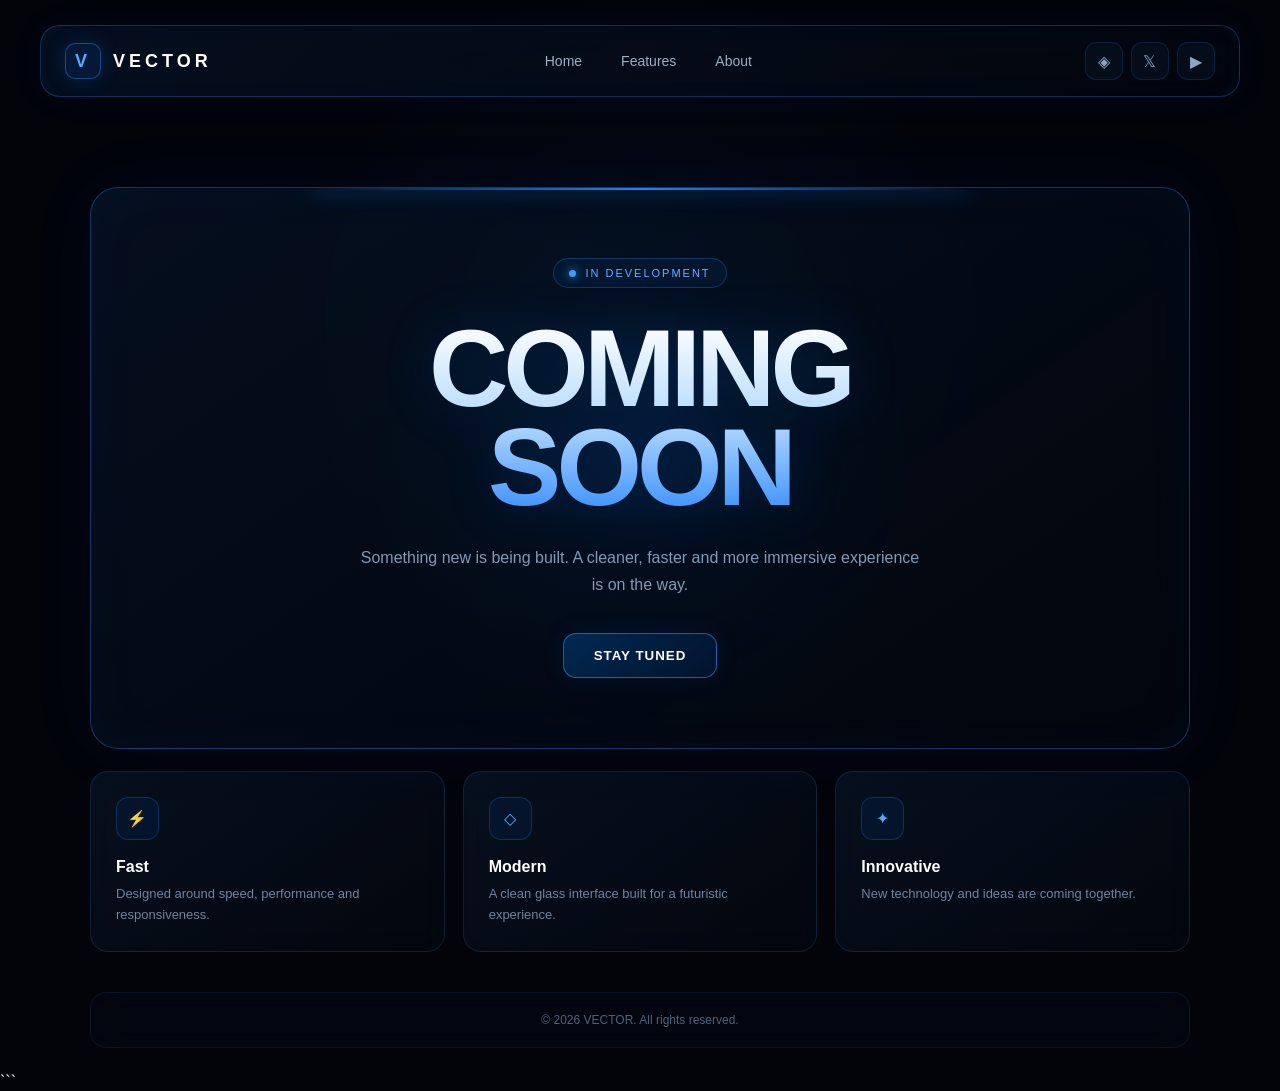
<file: index.html>
<!DOCTYPE html>
<html lang="en">
<head>
    <meta charset="UTF-8">
    <meta name="viewport" content="width=device-width, initial-scale=1.0">

    <title>Coming Soon</title>

    <link rel="stylesheet" href="style.css">
</head>

<body>

    <!-- Interactive background -->
    <canvas id="particles"></canvas>

    <!-- Mouse glow -->
    <div class="mouse-glow"></div>


    <!-- NAVBAR -->
    <nav class="navbar">

        <div class="logo">
            <div class="logo-icon">V</div>
            <span>VECTOR</span>
        </div>

        <div class="nav-links">
            <a href="#">Home</a>
            <a href="#features">Features</a>
            <a href="#about">About</a>
        </div>

        <div class="socials">
            <a href="#">◈</a>
            <a href="#">𝕏</a>
            <a href="#">▶</a>
        </div>

    </nav>


    <!-- MAIN -->
    <main>

        <section class="hero">

            <div class="hero-content">

                <div class="status">
                    <span></span>
                    IN DEVELOPMENT
                </div>

                <h1>
                    COMING<br>
                    <span>SOON</span>
                </h1>

                <p>
                    Something new is being built.
                    A cleaner, faster and more immersive
                    experience is on the way.
                </p>

                <button class="main-button">
                    STAY TUNED
                </button>

            </div>

        </section>


        <!-- FEATURES -->
        <section class="features" id="features">

            <div class="card">

                <div class="card-icon">⚡</div>

                <h3>Fast</h3>

                <p>
                    Designed around speed,
                    performance and responsiveness.
                </p>

            </div>


            <div class="card">

                <div class="card-icon">◇</div>

                <h3>Modern</h3>

                <p>
                    A clean glass interface
                    built for a futuristic experience.
                </p>

            </div>


            <div class="card">

                <div class="card-icon">✦</div>

                <h3>Innovative</h3>

                <p>
                    New technology and ideas
                    are coming together.
                </p>

            </div>

        </section>

    </main>


    <!-- FOOTER -->
    <footer>
        © 2026 VECTOR. All rights reserved.
    </footer>


    <script src="script.js"></script>

</body>
</html>
```
</file>
<file: style.css>
/* =====================================
   RESET
===================================== */

* {
    margin: 0;
    padding: 0;
    box-sizing: border-box;
}

html {
    scroll-behavior: smooth;
}

body {
    min-height: 100vh;

    background:
        radial-gradient(
            circle at 50% 30%,
            rgba(0, 70, 160, 0.08),
            transparent 35%
        ),
        #02040a;

    color: white;

    font-family:
        Inter,
        Arial,
        Helvetica,
        sans-serif;

    overflow-x: hidden;
}


/* =====================================
   PARTICLE CANVAS
===================================== */

#particles {
    position: fixed;

    inset: 0;

    width: 100%;
    height: 100%;

    pointer-events: none;

    z-index: -3;
}


/* =====================================
   MOUSE GLOW
===================================== */

.mouse-glow {

    position: fixed;

    width: 260px;
    height: 260px;

    border-radius: 50%;

    pointer-events: none;

    z-index: -2;

    transform: translate(-50%, -50%);

    background:
        radial-gradient(
            circle,
            rgba(0, 120, 255, 0.10) 0%,
            rgba(0, 100, 255, 0.04) 35%,
            transparent 70%
        );

    filter: blur(5px);

    left: 50%;
    top: 50%;

    transition:
        left 0.08s linear,
        top 0.08s linear;
}


/* =====================================
   NAVBAR
===================================== */

.navbar {

    width: min(1200px, calc(100% - 40px));

    height: 72px;

    margin: 25px auto;

    padding: 0 24px;

    display: flex;

    align-items: center;

    justify-content: space-between;

    border-radius: 20px;

    background:
        linear-gradient(
            135deg,
            rgba(10, 25, 48, 0.55),
            rgba(2, 8, 18, 0.45)
        );

    border: 1px solid rgba(60, 150, 255, 0.25);

    backdrop-filter: blur(20px);
    -webkit-backdrop-filter: blur(20px);

    box-shadow:
        inset 0 0 30px rgba(0, 100, 255, 0.025),
        0 0 35px rgba(0, 80, 255, 0.06);
}


/* LOGO */

.logo {

    display: flex;

    align-items: center;

    gap: 12px;

    font-size: 18px;

    font-weight: 700;

    letter-spacing: 4px;
}

.logo-icon {

    width: 36px;
    height: 36px;

    display: grid;

    place-items: center;

    border-radius: 10px;

    color: #55aaff;

    background:
        rgba(0, 100, 255, 0.12);

    border: 1px solid
        rgba(60, 150, 255, 0.4);

    box-shadow:
        0 0 20px rgba(0, 120, 255, 0.2);
}


/* NAV LINKS */

.nav-links {

    display: flex;

    gap: 5px;
}

.nav-links a {

    color: #9eafc4;

    text-decoration: none;

    padding: 10px 17px;

    border-radius: 11px;

    font-size: 14px;

    transition: 0.3s;
}

.nav-links a:hover {

    color: white;

    background:
        rgba(0, 110, 255, 0.1);

    box-shadow:
        0 0 20px rgba(0, 110, 255, 0.08);
}


/* SOCIAL BUTTONS */

.socials {

    display: flex;

    gap: 8px;
}

.socials a {

    width: 38px;
    height: 38px;

    display: grid;

    place-items: center;

    color: #8fa5bd;

    text-decoration: none;

    border-radius: 11px;

    background:
        rgba(10, 25, 45, 0.4);

    border: 1px solid
        rgba(70, 140, 220, 0.16);

    transition: 0.3s;
}

.socials a:hover {

    color: white;

    transform: translateY(-2px);

    border-color:
        rgba(60, 160, 255, 0.5);

    box-shadow:
        0 0 20px rgba(0, 120, 255, 0.18);
}


/* =====================================
   MAIN
===================================== */

main {

    width: min(1100px, calc(100% - 40px));

    margin: 90px auto 40px;
}


/* =====================================
   HERO
===================================== */

.hero {

    min-height: 510px;

    display: flex;

    align-items: center;

    justify-content: center;

    text-align: center;

    padding: 70px 30px;

    position: relative;

    overflow: hidden;

    border-radius: 28px;

    background:
        linear-gradient(
            145deg,
            rgba(10, 25, 48, 0.55),
            rgba(2, 7, 15, 0.48)
        );

    border: 1px solid
        rgba(60, 150, 255, 0.32);

    backdrop-filter: blur(20px);
    -webkit-backdrop-filter: blur(20px);

    box-shadow:
        inset 0 0 60px rgba(0, 100, 255, 0.035),
        0 0 70px rgba(0, 80, 255, 0.06);
}


/* BLUE LINE */

.hero::before {

    content: "";

    position: absolute;

    top: 0;

    left: 20%;

    width: 60%;

    height: 2px;

    background:
        linear-gradient(
            90deg,
            transparent,
            #1688ff,
            transparent
        );

    box-shadow:
        0 0 20px #1688ff;
}


/* CENTER GLOW */

.hero::after {

    content: "";

    position: absolute;

    width: 600px;
    height: 600px;

    left: 50%;
    top: 50%;

    transform:
        translate(-50%, -50%);

    background:
        radial-gradient(
            circle,
            rgba(0, 100, 255, 0.055),
            transparent 65%
        );

    pointer-events: none;
}


/* HERO CONTENT */

.hero-content {

    position: relative;

    z-index: 2;
}


/* STATUS */

.status {

    display: inline-flex;

    align-items: center;

    gap: 9px;

    padding: 8px 15px;

    border-radius: 999px;

    color: #69afff;

    font-size: 11px;

    letter-spacing: 2px;

    background:
        rgba(0, 80, 160, 0.13);

    border: 1px solid
        rgba(50, 150, 255, 0.25);

    margin-bottom: 30px;
}

.status span {

    width: 7px;
    height: 7px;

    border-radius: 50%;

    background: #3c9cff;

    box-shadow:
        0 0 10px #3c9cff;

    animation: pulse 1.6s infinite;
}

@keyframes pulse {

    0%, 100% {
        opacity: 1;
        transform: scale(1);
    }

    50% {
        opacity: 0.3;
        transform: scale(0.7);
    }
}


/* =====================================
   TITLE
===================================== */

h1 {

    font-size:
        clamp(60px, 10vw, 110px);

    line-height: 0.9;

    letter-spacing: -5px;

    margin-bottom: 28px;

    background:
        linear-gradient(
            180deg,
            #ffffff,
            #b8dcff 50%,
            #398fff
        );

    -webkit-background-clip: text;

    background-clip: text;

    color: transparent;

    filter:
        drop-shadow(
            0 0 25px
            rgba(0, 120, 255, 0.18)
        );
}

h1 span {
    color: transparent;
}


/* DESCRIPTION */

.hero p {

    max-width: 560px;

    margin: auto;

    color: #8499b2;

    line-height: 1.7;

    font-size: 16px;
}


/* =====================================
   BUTTON
===================================== */

.main-button {

    margin-top: 35px;

    padding: 14px 30px;

    border-radius: 13px;

    color: white;

    font-weight: 600;

    letter-spacing: 1px;

    cursor: pointer;

    background:
        linear-gradient(
            135deg,
            rgba(0, 130, 255, 0.25),
            rgba(0, 60, 140, 0.2)
        );

    border: 1px solid
        rgba(70, 160, 255, 0.5);

    box-shadow:
        0 0 25px
        rgba(0, 110, 255, 0.1);

    transition: 0.3s;
}

.main-button:hover {

    transform: translateY(-3px);

    border-color:
        rgba(80, 170, 255, 0.8);

    box-shadow:
        0 0 35px
        rgba(0, 120, 255, 0.25);
}

.main-button:active {

    transform: scale(0.96);
}


/* =====================================
   FEATURES
===================================== */

.features {

    display: grid;

    grid-template-columns:
        repeat(3, 1fr);

    gap: 18px;

    margin-top: 22px;
}

.card {

    padding: 25px;

    border-radius: 18px;

    background:
        linear-gradient(
            145deg,
            rgba(12, 28, 50, 0.5),
            rgba(4, 10, 20, 0.4)
        );

    border: 1px solid
        rgba(70, 140, 220, 0.17);

    backdrop-filter: blur(16px);

    transition:
        transform 0.3s,
        border-color 0.3s,
        box-shadow 0.3s;
}

.card:hover {

    transform: translateY(-6px);

    border-color:
        rgba(50, 150, 255, 0.4);

    box-shadow:
        0 15px 40px
        rgba(0, 80, 255, 0.1);
}

.card-icon {

    width: 43px;
    height: 43px;

    display: grid;

    place-items: center;

    margin-bottom: 18px;

    border-radius: 12px;

    color: #55aaff;

    background:
        rgba(0, 100, 255, 0.08);

    border: 1px solid
        rgba(60, 150, 255, 0.22);
}

.card h3 {

    font-size: 16px;

    margin-bottom: 8px;
}

.card p {

    color: #71849b;

    font-size: 13px;

    line-height: 1.6;
}


/* =====================================
   FOOTER
===================================== */

footer {

    width: min(1100px, calc(100% - 40px));

    margin: 25px auto;

    padding: 20px;

    text-align: center;

    color: #506278;

    font-size: 12px;

    border-radius: 16px;

    background:
        rgba(5, 12, 23, 0.4);

    border: 1px solid
        rgba(60, 120, 200, 0.12);

    backdrop-filter: blur(15px);
}


/* =====================================
   MOBILE
===================================== */

@media (max-width: 800px) {

    .navbar {

        height: auto;

        padding: 15px;

        flex-wrap: wrap;

        gap: 15px;
    }

    .nav-links {

        order: 3;

        width: 100%;

        justify-content: center;
    }

    .hero {

        min-height: 450px;

        padding: 50px 20px;
    }

    .features {

        grid-template-columns: 1fr;
    }
}


@media (max-width: 500px) {

    .nav-links {

        display: none;
    }

    .logo {

        font-size: 15px;
    }

    .socials a {

        width: 34px;
        height: 34px;
    }
}
```
</file>
